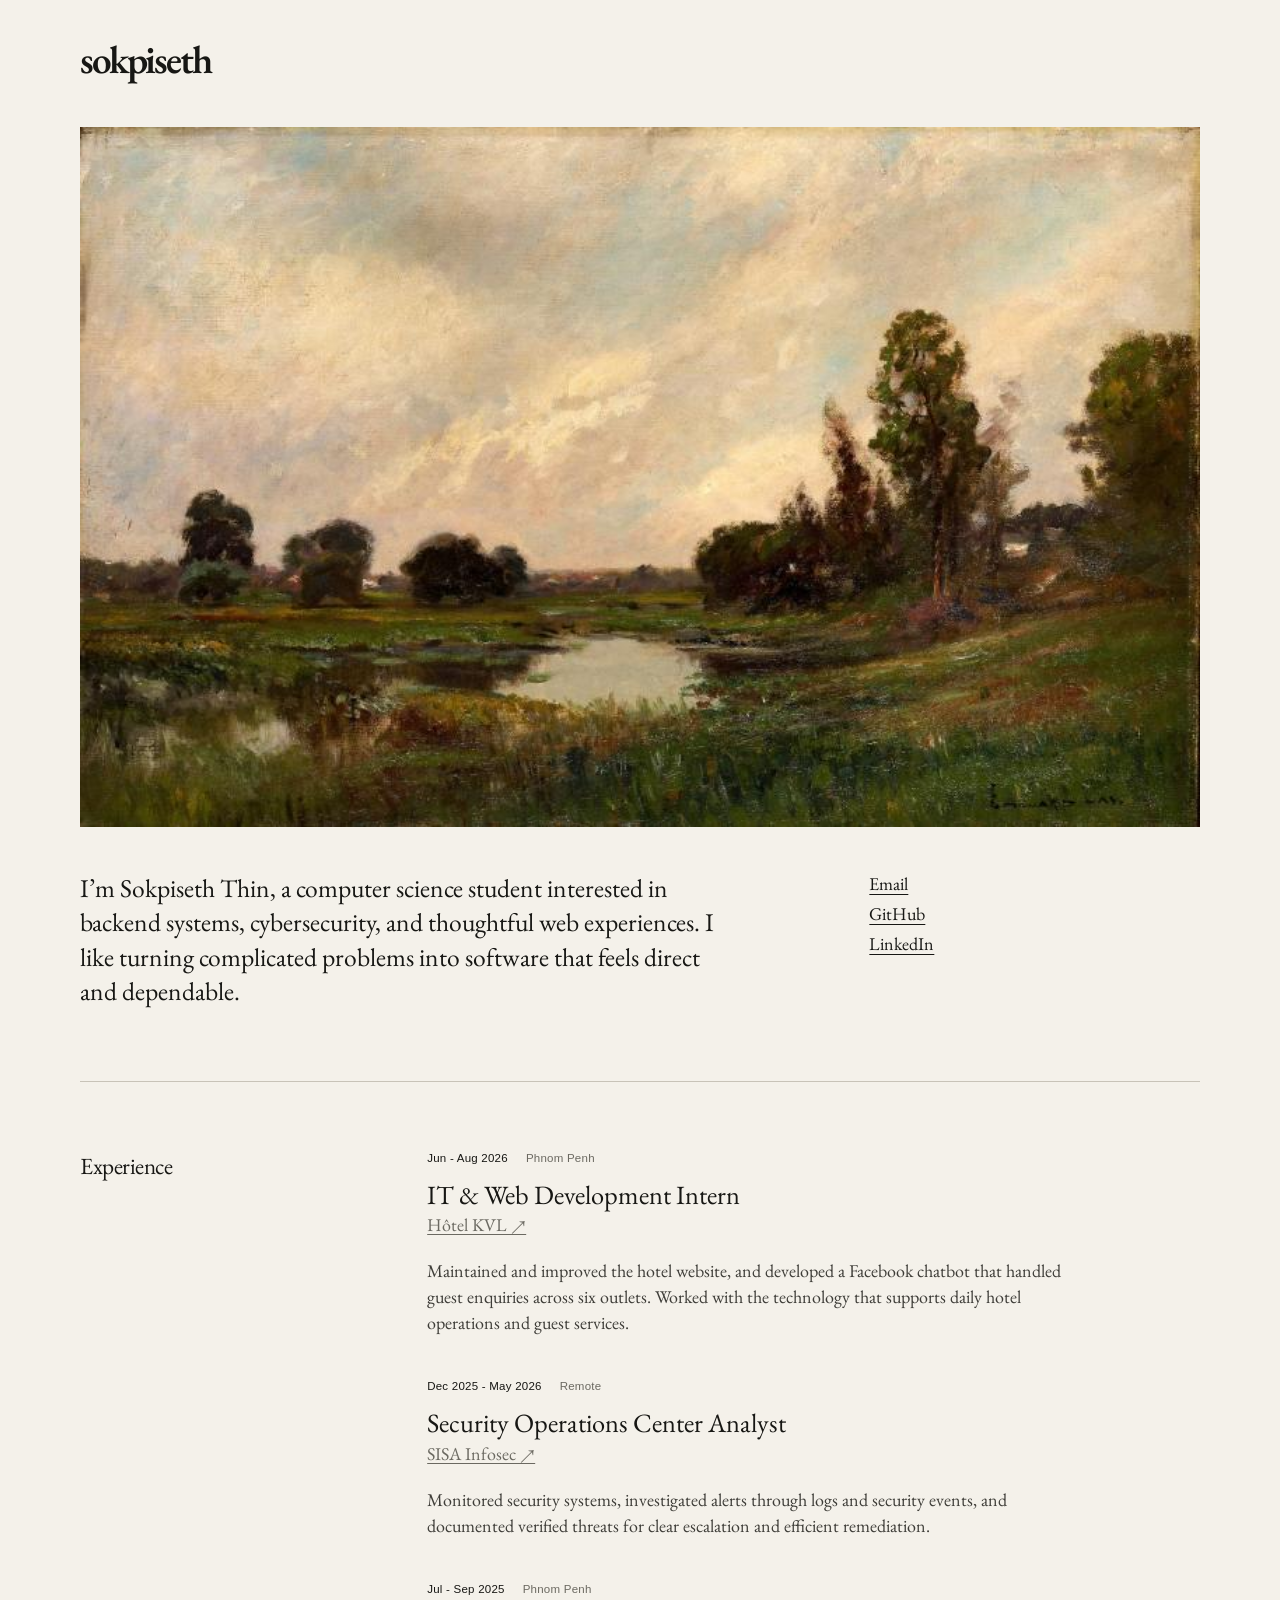
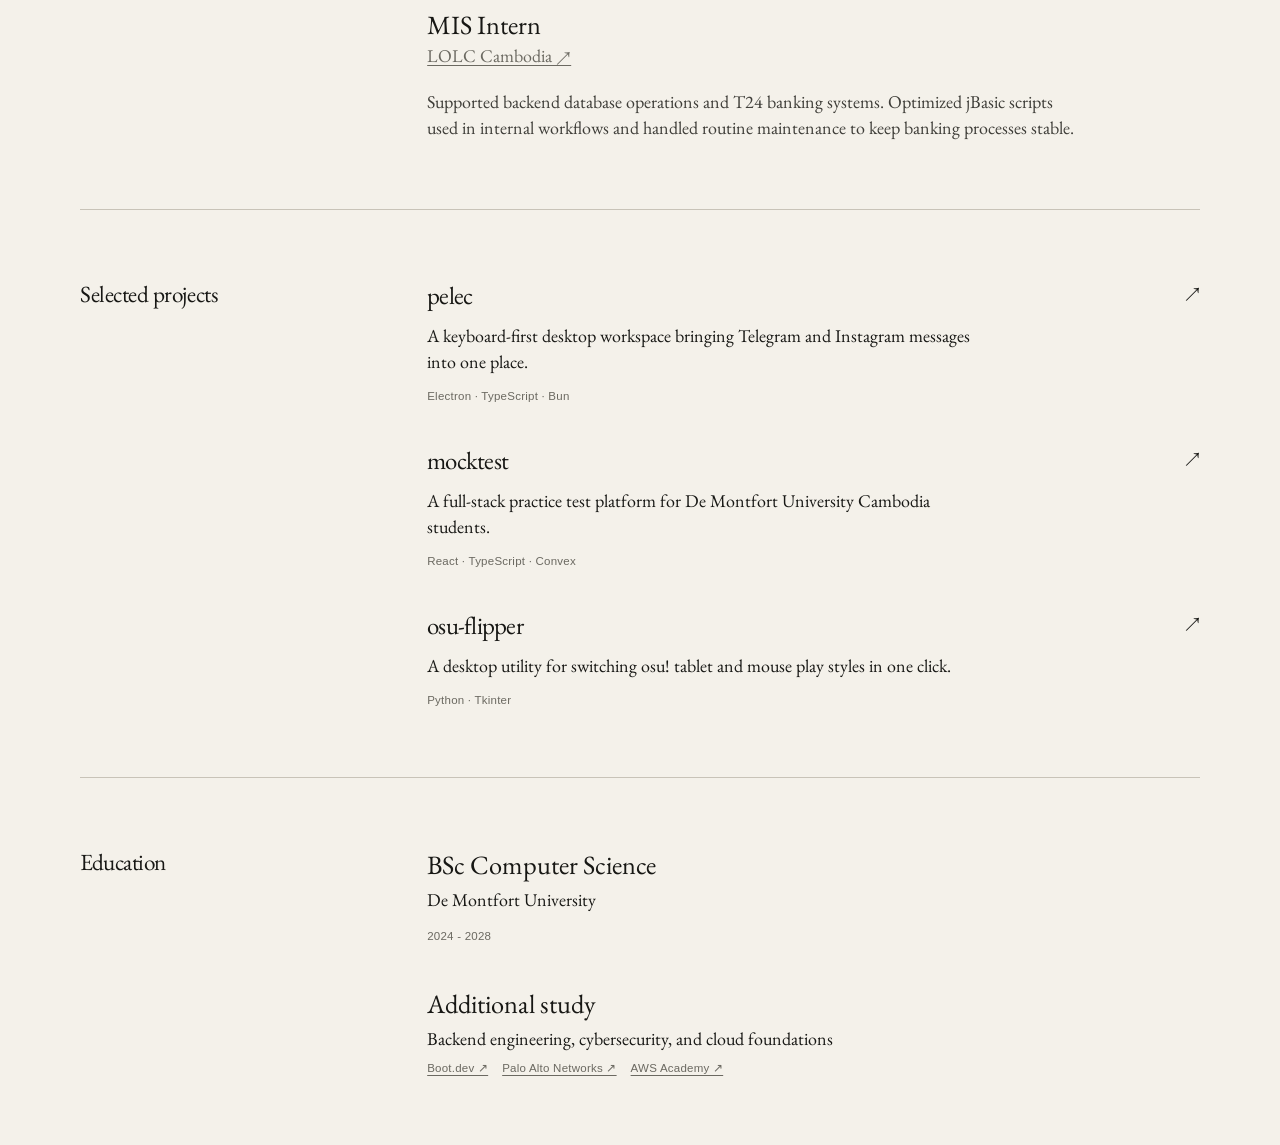
<file: index.html>
<!doctype html>
<html lang="en">
  <head>
    <meta charset="UTF-8" />
    <meta name="viewport" content="width=device-width, initial-scale=1.0" />
    <meta
      name="description"
      content="Sokpiseth Thin is a computer science student and developer working across backend systems, security, and the web."
    />
    <meta name="theme-color" content="#f4f1ea" />
    <title>Sokpiseth Thin | Developer</title>
    <link rel="icon" href="favicon.svg" type="image/svg+xml" />
    <link rel="stylesheet" href="styles.css" />
  </head>
  <body>
    <header class="site-header wrap">
      <a class="wordmark" href="#top" aria-label="Back to top">sokpiseth</a>
    </header>

    <main id="top">
      <figure class="feature-image">
        <img
          src="river-sound-beach.jpg"
          alt="The River, Sound Beach, Connecticut, a landscape painting by Edward Gay"
          width="800"
          height="500"
        />
      </figure>
      <section class="hero wrap" aria-labelledby="intro-heading">
        <div class="intro-grid">
          <p class="lede">
            I’m Sokpiseth Thin, a computer science student interested in backend
            systems, cybersecurity, and thoughtful web experiences. I like turning
            complicated problems into software that feels direct and dependable.
          </p>
          <nav class="contact-links" aria-label="Contact links">
            <a href="mailto:sokpiseth.thin@gmail.com">Email</a>
            <a href="https://github.com/qwlp" target="_blank" rel="noreferrer">GitHub</a>
            <a href="https://www.linkedin.com/in/sokpiseththin" target="_blank" rel="noreferrer">LinkedIn</a>
          </nav>
        </div>
      </section>

      <section class="section wrap" aria-labelledby="experience-heading">
        <div class="section-title">
          <h2 id="experience-heading">Experience</h2>
        </div>
        <div class="entries">
          <article class="entry">
            <div class="entry-meta">
              <p>Jun - Aug 2026</p>
              <p>Phnom Penh</p>
            </div>
            <div class="entry-body">
              <h3>IT &amp; Web Development Intern</h3>
              <a class="company" href="https://www.hotelkvl.com/" target="_blank" rel="noreferrer">Hôtel KVL ↗</a>
              <p>
                Maintained and improved the hotel website, and developed a Facebook
                chatbot that handled guest enquiries across six outlets. Worked with
                the technology that supports daily hotel operations and guest services.
              </p>
            </div>
          </article>

          <article class="entry">
            <div class="entry-meta">
              <p>Dec 2025 - May 2026</p>
              <p>Remote</p>
            </div>
            <div class="entry-body">
              <h3>Security Operations Center Analyst</h3>
              <a class="company" href="https://www.sisainfosec.com/" target="_blank" rel="noreferrer">SISA Infosec ↗</a>
              <p>
                Monitored security systems, investigated alerts through logs and
                security events, and documented verified threats for clear escalation
                and efficient remediation.
              </p>
            </div>
          </article>

          <article class="entry">
            <div class="entry-meta">
              <p>Jul - Sep 2025</p>
              <p>Phnom Penh</p>
            </div>
            <div class="entry-body">
              <h3>MIS Intern</h3>
              <a class="company" href="https://www.lolc.com.kh/" target="_blank" rel="noreferrer">LOLC Cambodia ↗</a>
              <p>
                Supported backend database operations and T24 banking systems.
                Optimized jBasic scripts used in internal workflows and handled routine
                maintenance to keep banking processes stable.
              </p>
            </div>
          </article>
        </div>
      </section>

      <section class="section wrap" aria-labelledby="projects-heading">
        <div class="section-title">
          <h2 id="projects-heading">Selected projects</h2>
        </div>
        <div class="project-list">
          <a class="project" href="https://github.com/qwlp/pelec" target="_blank" rel="noreferrer">
            <h3>pelec</h3>
            <p>A keyboard-first desktop workspace bringing Telegram and Instagram messages into one place.</p>
            <span class="stack">Electron · TypeScript · Bun</span>
            <span class="arrow" aria-hidden="true">↗</span>
          </a>
          <a class="project" href="https://github.com/qwlp/mocktest" target="_blank" rel="noreferrer">
            <h3>mocktest</h3>
            <p>A full-stack practice test platform for De Montfort University Cambodia students.</p>
            <span class="stack">React · TypeScript · Convex</span>
            <span class="arrow" aria-hidden="true">↗</span>
          </a>
          <a class="project" href="https://github.com/qwlp/osu-flipper" target="_blank" rel="noreferrer">
            <h3>osu-flipper</h3>
            <p>A desktop utility for switching osu! tablet and mouse play styles in one click.</p>
            <span class="stack">Python · Tkinter</span>
            <span class="arrow" aria-hidden="true">↗</span>
          </a>
        </div>
      </section>

      <section class="section education wrap" aria-labelledby="education-heading">
        <div class="section-title">
          <h2 id="education-heading">Education</h2>
        </div>
        <div class="education-content">
          <article class="education-entry">
            <h3>BSc Computer Science</h3>
            <p>De Montfort University</p>
            <span>2024 - 2028</span>
          </article>
          <article class="education-entry">
            <h3>Additional study</h3>
            <p>Backend engineering, cybersecurity, and cloud foundations</p>
            <span class="education-links">
              <a href="https://www.boot.dev/" target="_blank" rel="noreferrer">Boot.dev ↗</a>
              <a href="https://www.paloaltonetworks.com/services/education/academy" target="_blank" rel="noreferrer">Palo Alto Networks ↗</a>
              <a href="https://aws.amazon.com/training/awsacademy/" target="_blank" rel="noreferrer">AWS Academy ↗</a>
            </span>
          </article>
        </div>
      </section>

    </main>

  </body>
</html>
</file>
<file: styles.css>
:root {
  --paper: #f4f1ea;
  --ink: #171714;
  --muted: #6b6961;
  --line: #c8c3b8;
}

@font-face {
  font-family: "EB Garamond";
  src: url("fonts/eb-garamond-regular.ttf") format("truetype");
  font-style: normal;
  font-weight: 400;
  font-display: swap;
}

@font-face {
  font-family: "EB Garamond";
  src: url("fonts/eb-garamond-semibold.ttf") format("truetype");
  font-style: normal;
  font-weight: 600;
  font-display: swap;
}

* { box-sizing: border-box; }

html { scroll-behavior: smooth; }

body {
  margin: 0;
  background: var(--paper);
  color: var(--ink);
  font-family: "EB Garamond", Garamond, serif;
  font-size: 18px;
  line-height: 1.45;
  -webkit-font-smoothing: antialiased;
}

a { color: inherit; }

.wrap {
  width: min(1120px, calc(100% - 48px));
  margin-inline: auto;
}

.site-header {
  display: flex;
  align-items: flex-start;
  justify-content: space-between;
  padding-block: 32px 20px;
}

.wordmark {
  font-size: clamp(1.7rem, 4vw, 2.45rem);
  font-weight: 700;
  letter-spacing: -0.055em;
  text-decoration: none;
}

.feature-image {
  width: min(1120px, calc(100% - 48px));
  margin: 18px auto 0;
}
.feature-image img { display: block; width: 100%; height: auto; }

.hero { padding: 44px 0 72px; }

.eyebrow,
.entry-meta,
.stack,
.education-entry span {
  font-family: "Helvetica Neue", Helvetica, Arial, sans-serif;
  font-size: 0.72rem;
  letter-spacing: 0.02em;
}

.eyebrow { margin: 0 0 22px; color: var(--muted); }

.intro-grid {
  display: grid;
  grid-template-columns: 2fr 1fr;
  gap: 10vw;
}

.lede { max-width: 700px; margin: 0; font-size: clamp(1.25rem, 2vw, 1.65rem); line-height: 1.35; }

.contact-links { display: flex; flex-direction: column; align-items: flex-start; gap: 4px; }
.contact-links a, .email-link { text-decoration-thickness: 1px; text-underline-offset: 4px; }
.contact-links a:hover, .email-link:hover, .company:hover { text-decoration-color: transparent; }

.section {
  display: grid;
  grid-template-columns: 1fr 3fr;
  gap: 7vw;
  padding-block: 68px;
  border-top: 1px solid var(--line);
}

.section-title h2 { margin: 0; font-size: 1.45rem; font-weight: 500; letter-spacing: -0.02em; }

.entry {
  padding: 0 0 42px;
}
.entry:last-child { padding-bottom: 0; }
.entry + .entry { padding-top: 0; }
.entry-meta { display: flex; flex-wrap: wrap; gap: 6px 18px; margin-bottom: 13px; }
.entry-meta p { margin: 0; }
.entry-meta p:last-child { color: var(--muted); }
.entry-body h3 { margin: 0 0 2px; font-size: 1.65rem; font-weight: 400; line-height: 1.15; }
.entry-body > p { max-width: 650px; margin: 20px 0 0; color: #3e3d38; }
.company { color: var(--muted); text-underline-offset: 3px; }

.project-list { display: grid; gap: 38px; }
.project {
  display: grid;
  grid-template-columns: 1fr auto;
  grid-template-areas:
    "title arrow"
    "description description"
    "stack stack";
  gap: 9px 20px;
  padding: 0;
  text-decoration: none;
  transition: opacity 160ms ease;
}
.project:hover { opacity: 0.55; }
.project h3 { grid-area: title; margin: 0; font-size: 1.55rem; font-weight: 500; letter-spacing: -0.03em; }
.project p { grid-area: description; max-width: 560px; margin: 0; }
.stack { grid-area: stack; margin-top: 4px; color: var(--muted); }
.arrow { grid-area: arrow; font-size: 1.15rem; }

.education-content { display: grid; gap: 38px; }
.education-entry {
  padding: 0;
}
.education-content h3 { margin: 0; font-size: 1.65rem; font-weight: 400; }
.education-content p { margin: 3px 0 8px; }
.education-entry span { color: var(--muted); }
.education-links { display: flex; flex-wrap: wrap; gap: 5px 14px; }
.education-links a { text-underline-offset: 3px; }
.education-links a:hover { text-decoration-color: transparent; }

@media (max-width: 760px) {
  .wrap { width: min(100% - 30px, 1120px); }
  .site-header { padding-block: 24px 14px; }
  .feature-image { width: calc(100% - 30px); margin-top: 12px; }
  .hero { padding: 38px 0 62px; }
  .intro-grid, .section { grid-template-columns: 1fr; }
  .intro-grid { gap: 36px; }
  .contact-links { flex-direction: row; flex-wrap: wrap; gap: 8px 22px; }
  .section { gap: 40px; padding-block: 52px; }
  .entry { padding-bottom: 38px; }
}

@media (prefers-reduced-motion: reduce) {
  html { scroll-behavior: auto; }
  .project { transition: none; }
}
</file>
